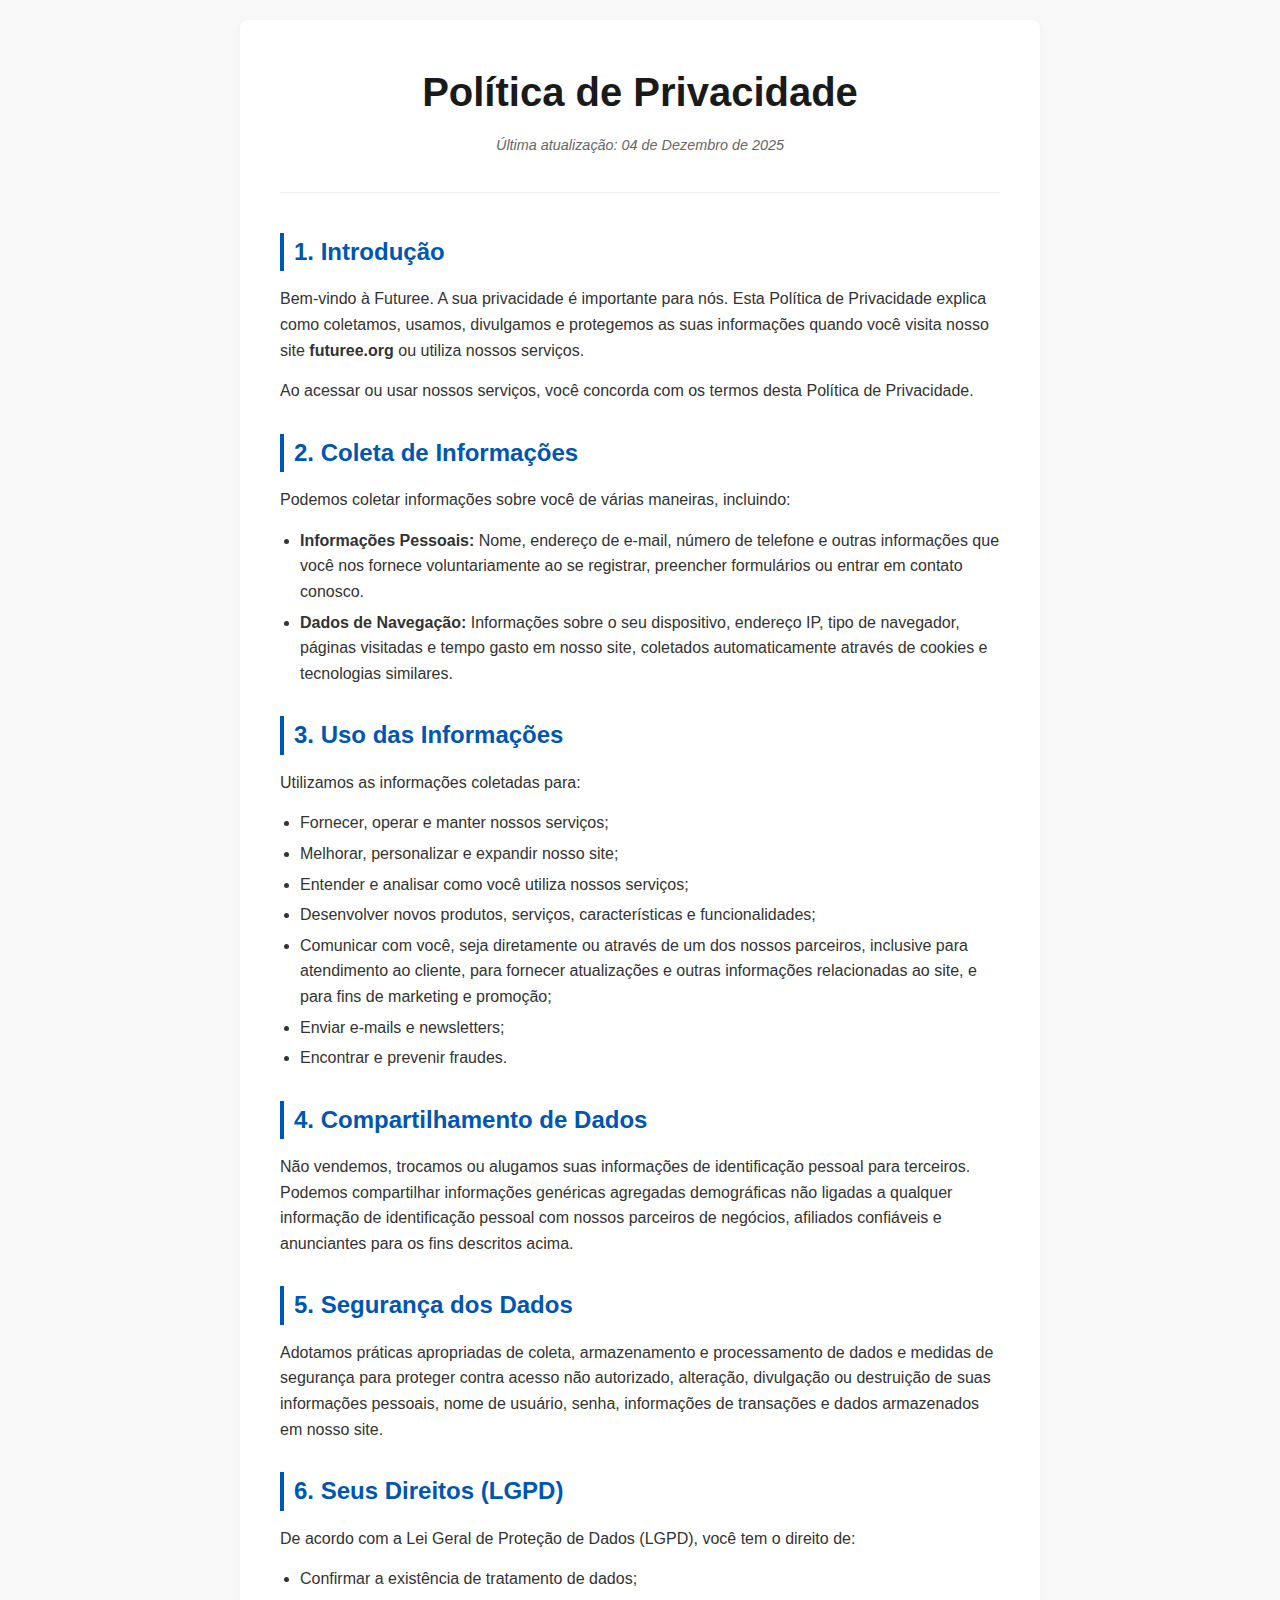
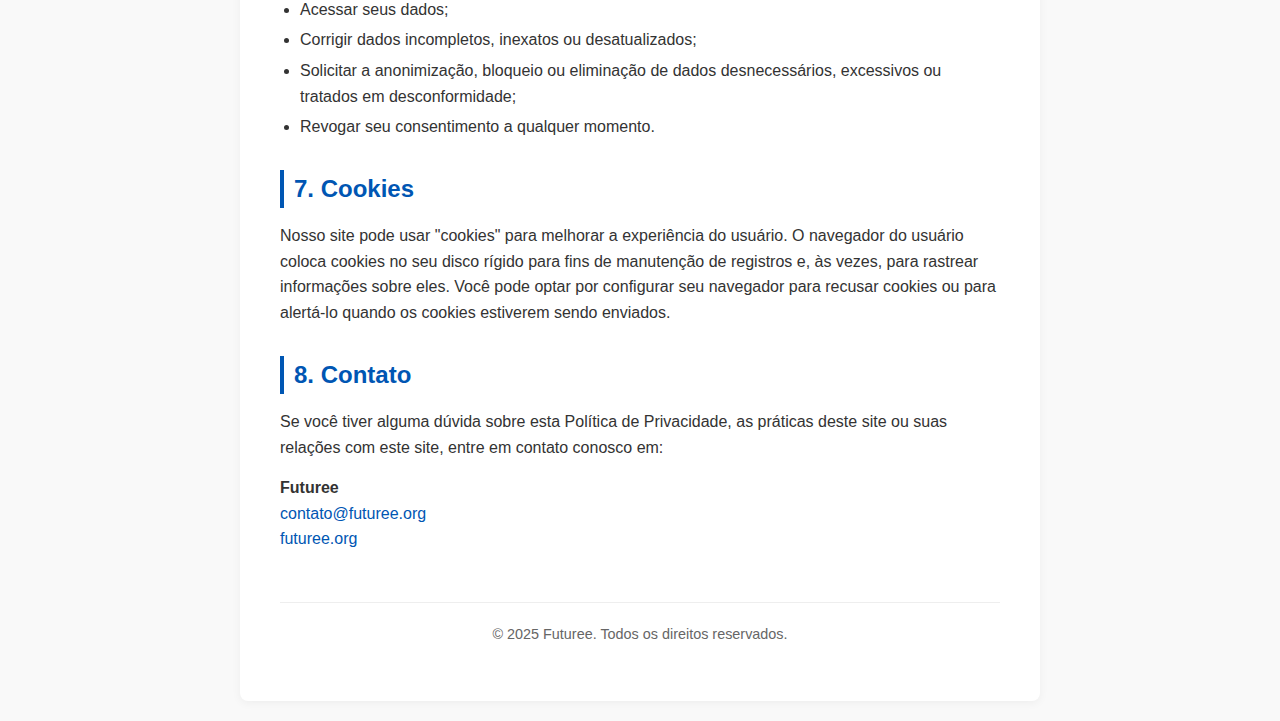
<file: index.html>
<!DOCTYPE html>
<html lang="pt-BR">
<head>
    <meta charset="UTF-8">
    <meta name="viewport" content="width=device-width, initial-scale=1.0">
    <title>Política de Privacidade - Futuree</title>
    <meta name="description" content="Política de Privacidade da Futuree. Saiba como coletamos, usamos e protegemos seus dados.">
    <link rel="stylesheet" href="style.css">
</head>
<body>
    <div class="container">
        <header>
            <h1>Política de Privacidade</h1>
            <p class="last-updated">Última atualização: 04 de Dezembro de 2025</p>
        </header>

        <main>
            <section>
                <h2>1. Introdução</h2>
                <p>Bem-vindo à Futuree. A sua privacidade é importante para nós. Esta Política de Privacidade explica como coletamos, usamos, divulgamos e protegemos as suas informações quando você visita nosso site <strong>futuree.org</strong> ou utiliza nossos serviços.</p>
                <p>Ao acessar ou usar nossos serviços, você concorda com os termos desta Política de Privacidade.</p>
            </section>

            <section>
                <h2>2. Coleta de Informações</h2>
                <p>Podemos coletar informações sobre você de várias maneiras, incluindo:</p>
                <ul>
                    <li><strong>Informações Pessoais:</strong> Nome, endereço de e-mail, número de telefone e outras informações que você nos fornece voluntariamente ao se registrar, preencher formulários ou entrar em contato conosco.</li>
                    <li><strong>Dados de Navegação:</strong> Informações sobre o seu dispositivo, endereço IP, tipo de navegador, páginas visitadas e tempo gasto em nosso site, coletados automaticamente através de cookies e tecnologias similares.</li>
                </ul>
            </section>

            <section>
                <h2>3. Uso das Informações</h2>
                <p>Utilizamos as informações coletadas para:</p>
                <ul>
                    <li>Fornecer, operar e manter nossos serviços;</li>
                    <li>Melhorar, personalizar e expandir nosso site;</li>
                    <li>Entender e analisar como você utiliza nossos serviços;</li>
                    <li>Desenvolver novos produtos, serviços, características e funcionalidades;</li>
                    <li>Comunicar com você, seja diretamente ou através de um dos nossos parceiros, inclusive para atendimento ao cliente, para fornecer atualizações e outras informações relacionadas ao site, e para fins de marketing e promoção;</li>
                    <li>Enviar e-mails e newsletters;</li>
                    <li>Encontrar e prevenir fraudes.</li>
                </ul>
            </section>

            <section>
                <h2>4. Compartilhamento de Dados</h2>
                <p>Não vendemos, trocamos ou alugamos suas informações de identificação pessoal para terceiros. Podemos compartilhar informações genéricas agregadas demográficas não ligadas a qualquer informação de identificação pessoal com nossos parceiros de negócios, afiliados confiáveis e anunciantes para os fins descritos acima.</p>
            </section>

            <section>
                <h2>5. Segurança dos Dados</h2>
                <p>Adotamos práticas apropriadas de coleta, armazenamento e processamento de dados e medidas de segurança para proteger contra acesso não autorizado, alteração, divulgação ou destruição de suas informações pessoais, nome de usuário, senha, informações de transações e dados armazenados em nosso site.</p>
            </section>

            <section>
                <h2>6. Seus Direitos (LGPD)</h2>
                <p>De acordo com a Lei Geral de Proteção de Dados (LGPD), você tem o direito de:</p>
                <ul>
                    <li>Confirmar a existência de tratamento de dados;</li>
                    <li>Acessar seus dados;</li>
                    <li>Corrigir dados incompletos, inexatos ou desatualizados;</li>
                    <li>Solicitar a anonimização, bloqueio ou eliminação de dados desnecessários, excessivos ou tratados em desconformidade;</li>
                    <li>Revogar seu consentimento a qualquer momento.</li>
                </ul>
            </section>

            <section>
                <h2>7. Cookies</h2>
                <p>Nosso site pode usar "cookies" para melhorar a experiência do usuário. O navegador do usuário coloca cookies no seu disco rígido para fins de manutenção de registros e, às vezes, para rastrear informações sobre eles. Você pode optar por configurar seu navegador para recusar cookies ou para alertá-lo quando os cookies estiverem sendo enviados.</p>
            </section>

            <section>
                <h2>8. Contato</h2>
                <p>Se você tiver alguma dúvida sobre esta Política de Privacidade, as práticas deste site ou suas relações com este site, entre em contato conosco em:</p>
                <p><strong>Futuree</strong><br>
                <a href="mailto:andrei@futuree.org">contato@futuree.org</a><br>
                <a href="https://futuree.org">futuree.org</a></p>
            </section>
        </main>

        <footer>
            <p>&copy; 2025 Futuree. Todos os direitos reservados.</p>
        </footer>
    </div>
</body>
</html>
</file>
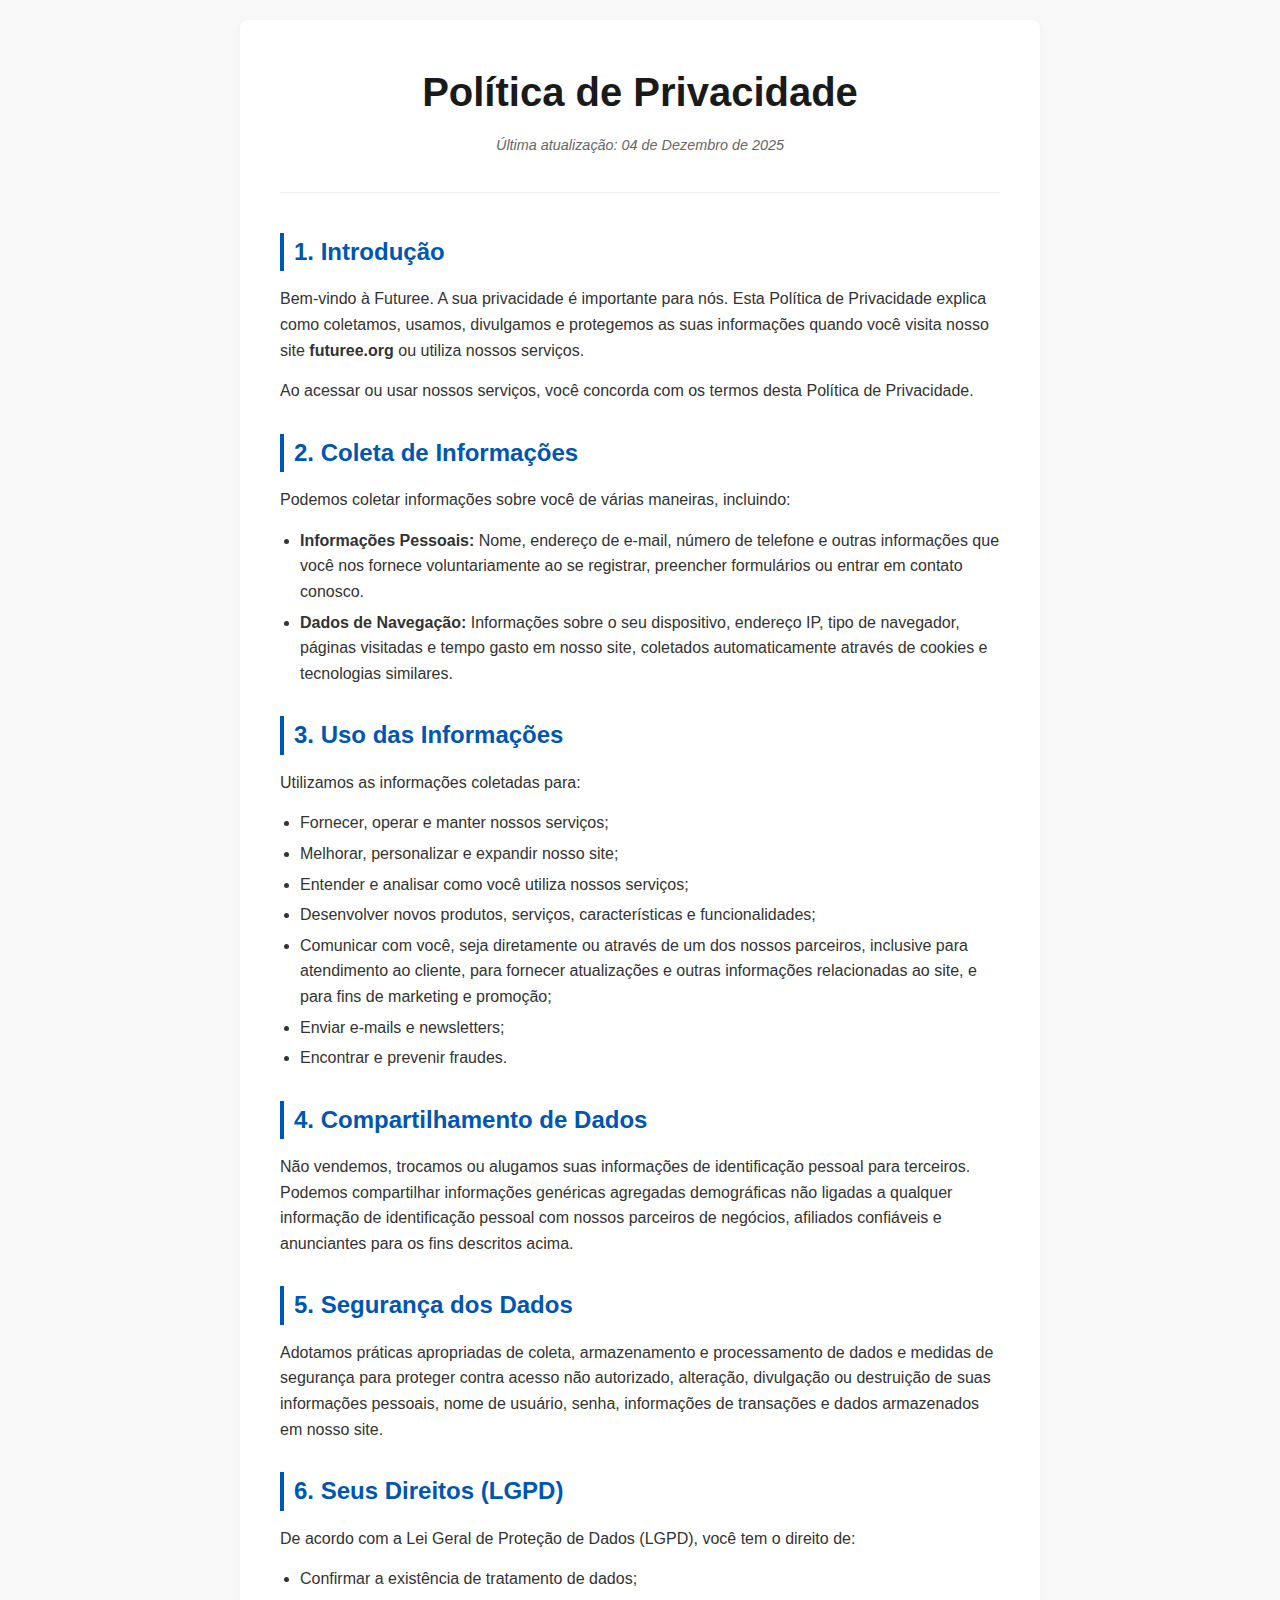
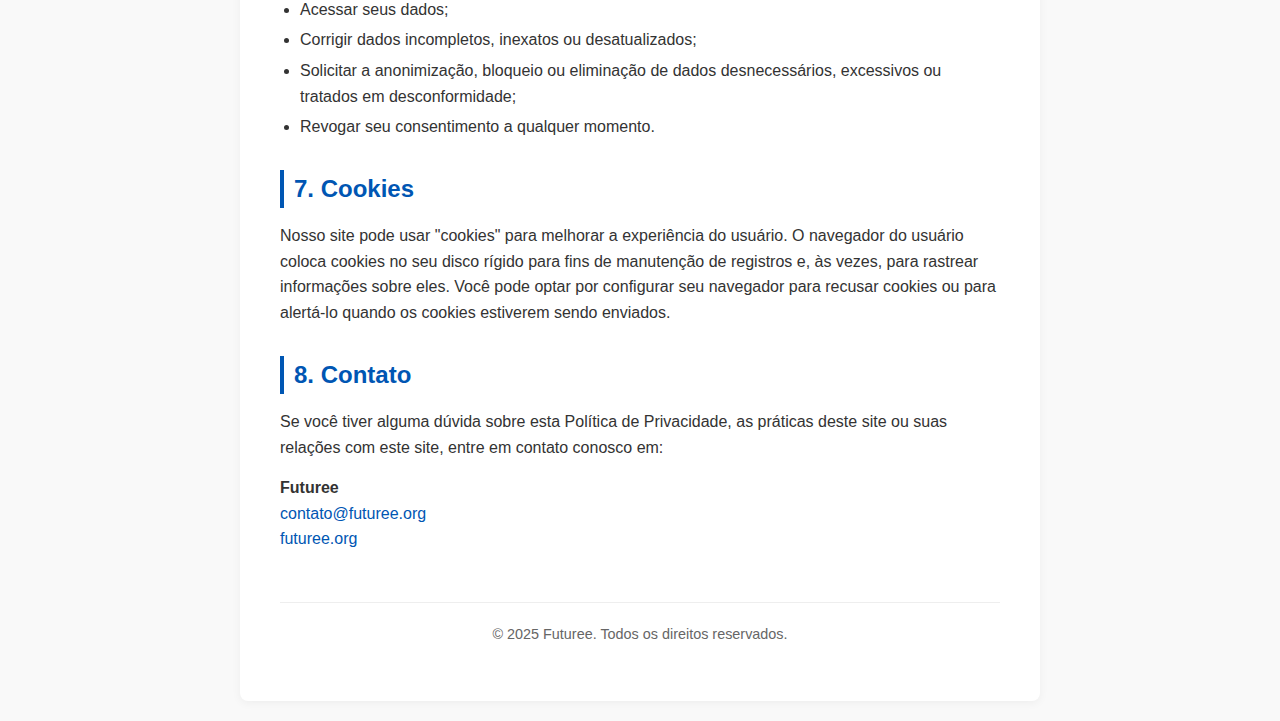
<file: privacidade/index.html>
<!DOCTYPE html>
<html lang="pt-BR">
<head>
    <meta charset="UTF-8">
    <meta name="viewport" content="width=device-width, initial-scale=1.0">
    <title>Política de Privacidade - Futuree</title>
    <meta name="description" content="Política de Privacidade da Futuree. Saiba como coletamos, usamos e protegemos seus dados.">
    <link rel="stylesheet" href="../style.css">
</head>
<body>
    <div class="container">
        <header>
            <h1>Política de Privacidade</h1>
            <p class="last-updated">Última atualização: 04 de Dezembro de 2025</p>
        </header>

        <main>
            <section>
                <h2>1. Introdução</h2>
                <p>Bem-vindo à Futuree. A sua privacidade é importante para nós. Esta Política de Privacidade explica como coletamos, usamos, divulgamos e protegemos as suas informações quando você visita nosso site <strong>futuree.org</strong> ou utiliza nossos serviços.</p>
                <p>Ao acessar ou usar nossos serviços, você concorda com os termos desta Política de Privacidade.</p>
            </section>

            <section>
                <h2>2. Coleta de Informações</h2>
                <p>Podemos coletar informações sobre você de várias maneiras, incluindo:</p>
                <ul>
                    <li><strong>Informações Pessoais:</strong> Nome, endereço de e-mail, número de telefone e outras informações que você nos fornece voluntariamente ao se registrar, preencher formulários ou entrar em contato conosco.</li>
                    <li><strong>Dados de Navegação:</strong> Informações sobre o seu dispositivo, endereço IP, tipo de navegador, páginas visitadas e tempo gasto em nosso site, coletados automaticamente através de cookies e tecnologias similares.</li>
                </ul>
            </section>

            <section>
                <h2>3. Uso das Informações</h2>
                <p>Utilizamos as informações coletadas para:</p>
                <ul>
                    <li>Fornecer, operar e manter nossos serviços;</li>
                    <li>Melhorar, personalizar e expandir nosso site;</li>
                    <li>Entender e analisar como você utiliza nossos serviços;</li>
                    <li>Desenvolver novos produtos, serviços, características e funcionalidades;</li>
                    <li>Comunicar com você, seja diretamente ou através de um dos nossos parceiros, inclusive para atendimento ao cliente, para fornecer atualizações e outras informações relacionadas ao site, e para fins de marketing e promoção;</li>
                    <li>Enviar e-mails e newsletters;</li>
                    <li>Encontrar e prevenir fraudes.</li>
                </ul>
            </section>

            <section>
                <h2>4. Compartilhamento de Dados</h2>
                <p>Não vendemos, trocamos ou alugamos suas informações de identificação pessoal para terceiros. Podemos compartilhar informações genéricas agregadas demográficas não ligadas a qualquer informação de identificação pessoal com nossos parceiros de negócios, afiliados confiáveis e anunciantes para os fins descritos acima.</p>
            </section>

            <section>
                <h2>5. Segurança dos Dados</h2>
                <p>Adotamos práticas apropriadas de coleta, armazenamento e processamento de dados e medidas de segurança para proteger contra acesso não autorizado, alteração, divulgação ou destruição de suas informações pessoais, nome de usuário, senha, informações de transações e dados armazenados em nosso site.</p>
            </section>

            <section>
                <h2>6. Seus Direitos (LGPD)</h2>
                <p>De acordo com a Lei Geral de Proteção de Dados (LGPD), você tem o direito de:</p>
                <ul>
                    <li>Confirmar a existência de tratamento de dados;</li>
                    <li>Acessar seus dados;</li>
                    <li>Corrigir dados incompletos, inexatos ou desatualizados;</li>
                    <li>Solicitar a anonimização, bloqueio ou eliminação de dados desnecessários, excessivos ou tratados em desconformidade;</li>
                    <li>Revogar seu consentimento a qualquer momento.</li>
                </ul>
            </section>

            <section>
                <h2>7. Cookies</h2>
                <p>Nosso site pode usar "cookies" para melhorar a experiência do usuário. O navegador do usuário coloca cookies no seu disco rígido para fins de manutenção de registros e, às vezes, para rastrear informações sobre eles. Você pode optar por configurar seu navegador para recusar cookies ou para alertá-lo quando os cookies estiverem sendo enviados.</p>
            </section>

            <section>
                <h2>8. Contato</h2>
                <p>Se você tiver alguma dúvida sobre esta Política de Privacidade, as práticas deste site ou suas relações com este site, entre em contato conosco em:</p>
                <p><strong>Futuree</strong><br>
                <a href="mailto:andrei@futuree.org">contato@futuree.org</a><br>
                <a href="https://futuree.org">futuree.org</a></p>
            </section>
        </main>

        <footer>
            <p>&copy; 2025 Futuree. Todos os direitos reservados.</p>
        </footer>
    </div>
</body>
</html>
</file>
<file: style.css>
:root {
    --primary-color: #0056b3; /* Adjust based on Futuree branding if known, using a standard blue for now */
    --text-color: #333;
    --bg-color: #f9f9f9;
    --container-bg: #ffffff;
    --heading-color: #1a1a1a;
}

* {
    box-sizing: border-box;
    margin: 0;
    padding: 0;
}

body {
    font-family: 'Segoe UI', Tahoma, Geneva, Verdana, sans-serif;
    line-height: 1.6;
    color: var(--text-color);
    background-color: var(--bg-color);
    padding: 20px;
}

.container {
    max-width: 800px;
    margin: 0 auto;
    background-color: var(--container-bg);
    padding: 40px;
    border-radius: 8px;
    box-shadow: 0 2px 10px rgba(0,0,0,0.05);
}

header {
    text-align: center;
    margin-bottom: 40px;
    border-bottom: 1px solid #eee;
    padding-bottom: 20px;
}

h1 {
    color: var(--heading-color);
    margin-bottom: 10px;
    font-size: 2.5rem;
}

.last-updated {
    color: #666;
    font-style: italic;
    font-size: 0.9rem;
}

section {
    margin-bottom: 30px;
}

h2 {
    color: var(--primary-color);
    margin-bottom: 15px;
    font-size: 1.5rem;
    border-left: 4px solid var(--primary-color);
    padding-left: 10px;
}

p {
    margin-bottom: 15px;
}

ul {
    margin-bottom: 15px;
    padding-left: 20px;
}

li {
    margin-bottom: 5px;
}

a {
    color: var(--primary-color);
    text-decoration: none;
}

a:hover {
    text-decoration: underline;
}

footer {
    text-align: center;
    margin-top: 50px;
    padding-top: 20px;
    border-top: 1px solid #eee;
    color: #666;
    font-size: 0.9rem;
}

@media (max-width: 600px) {
    .container {
        padding: 20px;
    }
    
    h1 {
        font-size: 2rem;
    }
}
</file>
